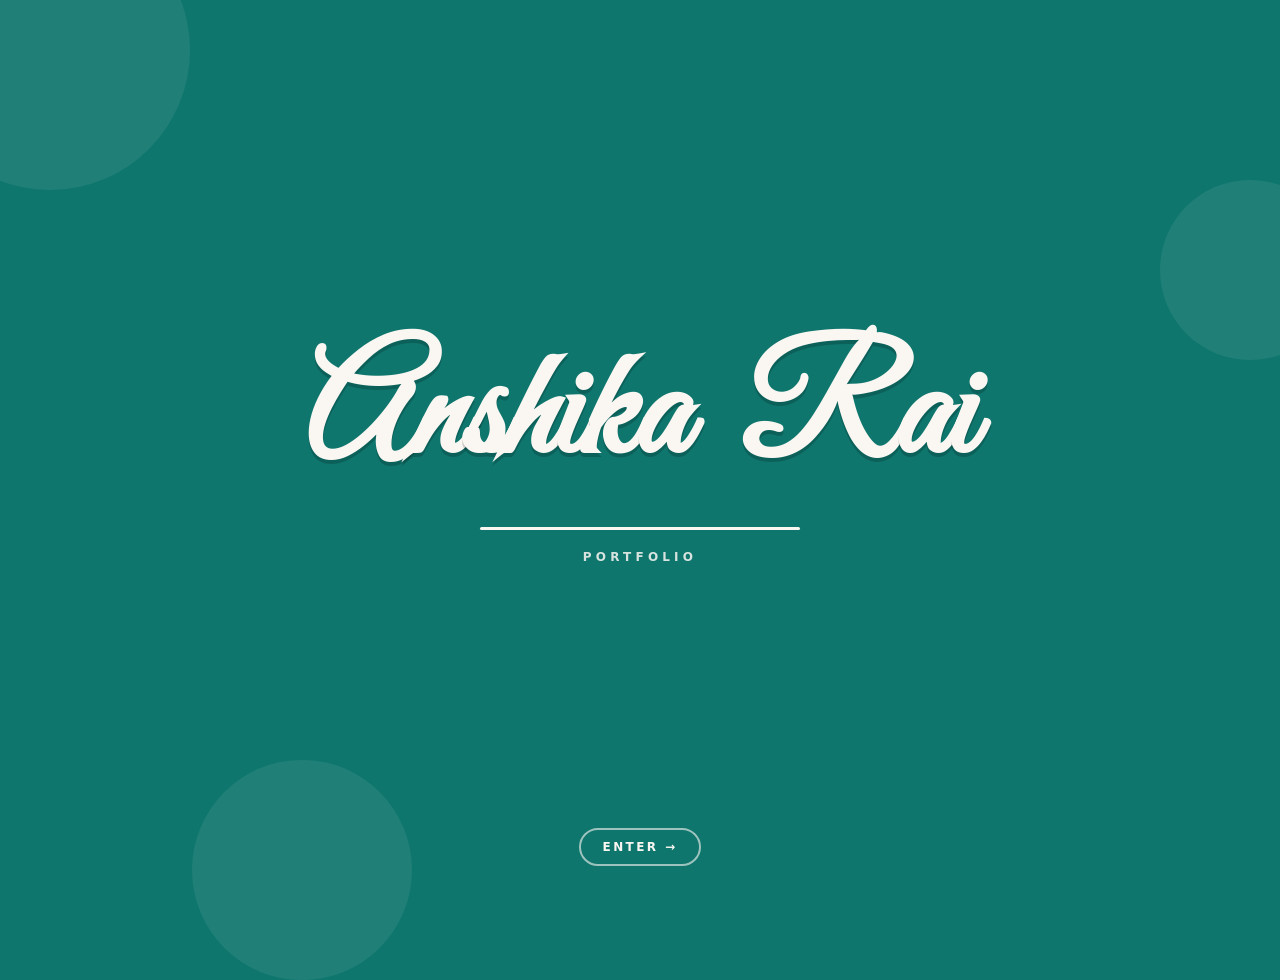
<file: index.html>
<!DOCTYPE html>
<html lang="en">
<head>
<meta charset="UTF-8">
<meta name="viewport" content="width=device-width, initial-scale=1.0">
<title>Anshika Rai</title>
<link rel="preconnect" href="https://fonts.googleapis.com">
<link rel="preconnect" href="https://fonts.gstatic.com" crossorigin>
<link href="https://fonts.googleapis.com/css2?family=Great+Vibes&display=swap" rel="stylesheet">
<style>
  :root{--teal:#0f766e;--teal-deep:#115e59;--offwhite:#faf7f2}
  *{margin:0;padding:0;box-sizing:border-box}
  html,body{height:100%}
  body{
    background:var(--teal);color:var(--offwhite);overflow:hidden;
    display:flex;flex-direction:column;align-items:center;justify-content:center;
    font-family:'Great Vibes',cursive;
  }
  .blob{position:absolute;border-radius:50%;background:rgba(255,255,255,.07)}
  .b1{width:280px;height:280px;top:-90px;left:-90px}
  .b2{width:180px;height:180px;top:20%;right:-60px}
  .b3{width:220px;height:220px;bottom:-80px;left:15%}
  .name{
    font-size:clamp(64px,14vw,150px);line-height:1.1;text-align:center;
    padding:0 20px;text-shadow:0 4px 0 rgba(0,0,0,.18);
  }
  .name span{display:inline-block;opacity:0;transform:translateY(40px) rotate(6deg) scale(.8);animation:rise .7s cubic-bezier(.2,.9,.3,1.2) forwards}
  .name span.space{width:.35em}
  @keyframes rise{to{opacity:1;transform:translateY(0) rotate(0) scale(1)}}
  .rule{
    width:0;height:3px;background:var(--offwhite);margin-top:26px;border-radius:2px;
    animation:grow .8s ease .9s forwards;
  }
  @keyframes grow{to{width:min(320px,60vw)}}
  .sub{
    font-family:system-ui,-apple-system,'Segoe UI',sans-serif;font-size:12px;font-weight:700;
    letter-spacing:.35em;text-transform:uppercase;margin-top:20px;opacity:0;
    animation:fade .6s ease 1.4s forwards;color:rgba(250,247,242,.85);
  }
  @keyframes fade{to{opacity:1}}
  .skip{
    position:absolute;bottom:34px;font-family:system-ui,-apple-system,'Segoe UI',sans-serif;
    font-size:12px;font-weight:700;letter-spacing:.2em;text-transform:uppercase;
    color:var(--offwhite);text-decoration:none;opacity:0;animation:fade .6s ease 1.6s forwards;
    border:2px solid rgba(250,247,242,.6);padding:10px 22px;border-radius:999px;
  }
  .skip:hover{background:var(--offwhite);color:var(--teal-deep)}
</style>
</head>
<body>
  <div class="blob b1"></div><div class="blob b2"></div><div class="blob b3"></div>
  <h1 class="name" id="name" aria-label="Anshika Rai"></h1>
  <div class="rule"></div>
  <div class="sub">Portfolio</div>
  <a class="skip" href="home.html">Enter →</a>
<script>
  const text = 'Anshika Rai';
  const el = document.getElementById('name');
  [...text].forEach((ch, i) => {
    const s = document.createElement('span');
    if (ch === ' ') { s.className = 'space'; s.innerHTML = '&nbsp;'; }
    else { s.textContent = ch; s.style.animationDelay = (0.12 + i * 0.07) + 's'; }
    el.appendChild(s);
  });
  const GO = 'home.html';
  // Returning visitors in this tab session skip the splash.
  if (sessionStorage.getItem('splashed')) { location.replace(GO); }
  else {
    sessionStorage.setItem('splashed', '1');
    setTimeout(() => location.replace(GO), 3000);
  }
</script>
</body>
</html>
</file>
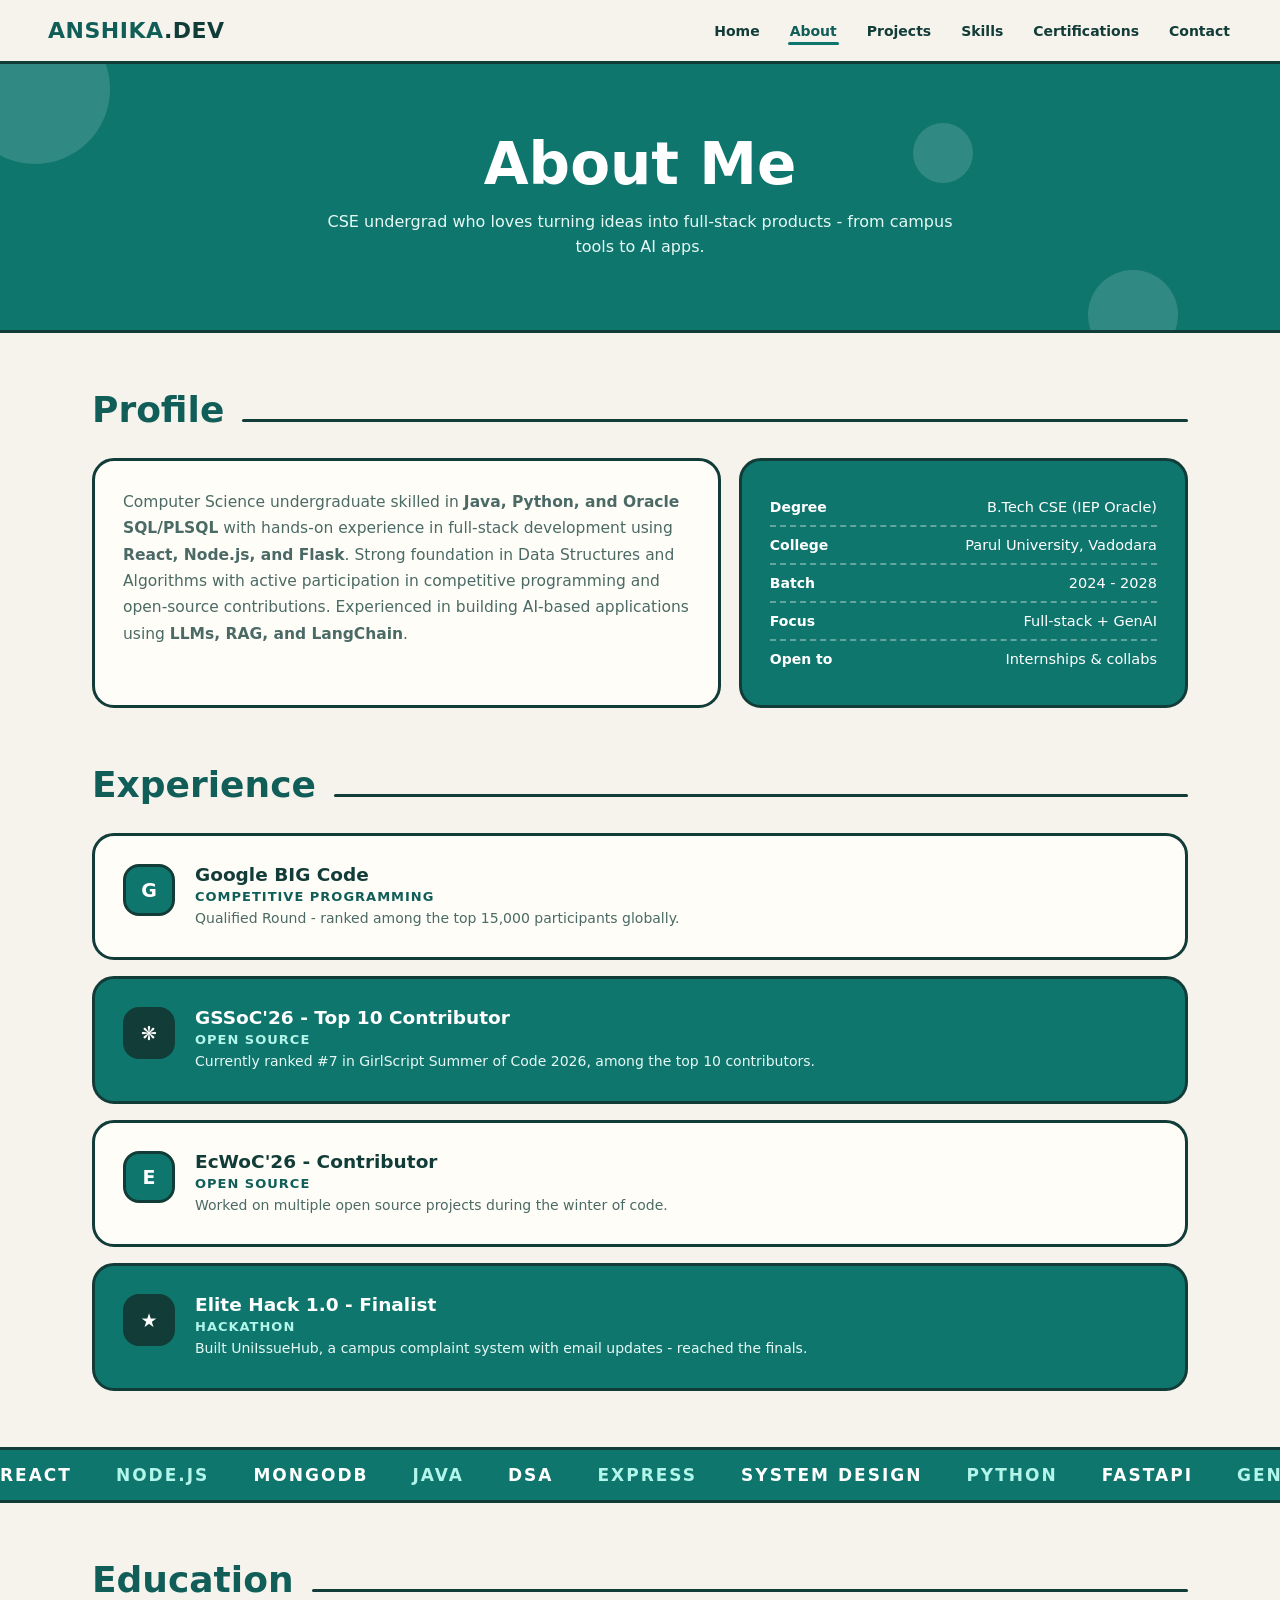
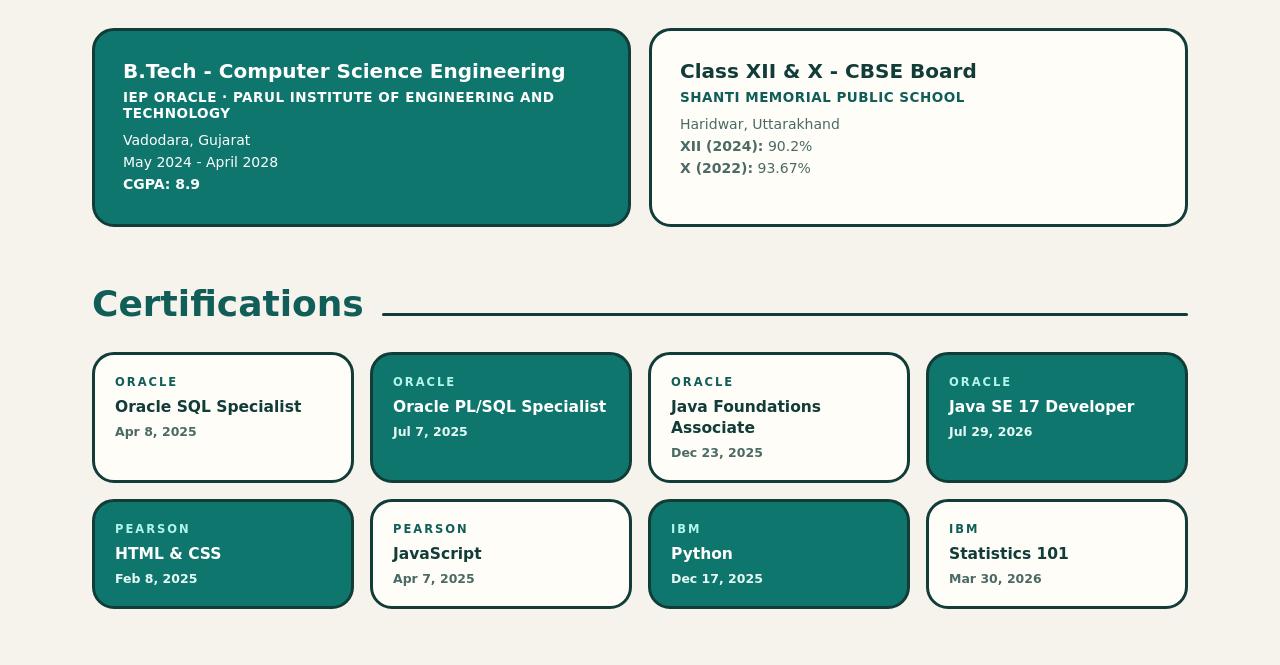
<file: about.html>
<!DOCTYPE html>
<html lang="en">
<head>
<meta charset="UTF-8">
<meta name="viewport" content="width=device-width, initial-scale=1.0">
<title>About - Anshika Rai</title>
<link rel="stylesheet" href="css/style.css">
</head>
<body>
<header class="topbar">
  <a class="brand" href="home.html">ANSHIKA<span>.DEV</span></a>
  <nav>
      <a href="home.html" data-p="index">Home</a>
      <a href="about.html" data-p="about">About</a>
      <a href="projects.html" data-p="projects">Projects</a>
      <a href="skills.html" data-p="skills">Skills</a>
      <a href="certifications.html" data-p="certifications">Certifications</a>
      <a href="contact.html" data-p="contact">Contact</a>
  </nav>
  <button class="burger" aria-label="Menu">☰</button>
</header>
<div class="mobile-nav">
      <a href="home.html" data-p="index">Home</a>
      <a href="about.html" data-p="about">About</a>
      <a href="projects.html" data-p="projects">Projects</a>
      <a href="skills.html" data-p="skills">Skills</a>
      <a href="certifications.html" data-p="certifications">Certifications</a>
      <a href="contact.html" data-p="contact">Contact</a>
</div>
<script>document.querySelectorAll('[data-p="about"]').forEach(a=>a.classList.add('active'))</script>
<section class="strip">
  <div class="blob b1"></div><div class="blob b2"></div><div class="blob b3"></div>
  <h1>About Me</h1>
  <p>CSE undergrad who loves turning ideas into full-stack products - from campus tools to AI apps.</p>
</section>
<section class="wrap">
  <div class="sec-head reveal"><h2>Profile</h2><div class="rule"></div></div>
  <div class="about-lead">
    <div class="tile reveal">
      <p>Computer Science undergraduate skilled in <b>Java, Python, and Oracle SQL/PLSQL</b> with hands-on experience in full-stack development using <b>React, Node.js, and Flask</b>. Strong foundation in Data Structures and Algorithms with active participation in competitive programming and open-source contributions. Experienced in building AI-based applications using <b>LLMs, RAG, and LangChain</b>.</p>
    </div>
    <div class="tile teal reveal">
      <div class="fact"><b>Degree</b><span>B.Tech CSE (IEP Oracle)</span></div>
      <div class="fact"><b>College</b><span>Parul University, Vadodara</span></div>
      <div class="fact"><b>Batch</b><span>2024 - 2028</span></div>
      <div class="fact"><b>Focus</b><span>Full-stack + GenAI</span></div>
      <div class="fact"><b>Open to</b><span>Internships &amp; collabs</span></div>
    </div>
  </div>
</section>
<section class="wrap" style="padding-top:0">
  <div class="sec-head reveal"><h2>Experience</h2><div class="rule"></div></div>
  <div class="xp">
    <div class="tile reveal xp-row"><div class="badge">G</div><div><h3>Google BIG Code</h3><div class="org">COMPETITIVE PROGRAMMING</div><p>Qualified Round - ranked among the top 15,000 participants globally.</p></div></div>
    <div class="tile teal reveal xp-row alt"><div class="badge">❋</div><div><h3>GSSoC'26 - Top 10 Contributor</h3><div class="org">OPEN SOURCE</div><p>Currently ranked #7 in GirlScript Summer of Code 2026, among the top 10 contributors.</p></div></div>
    <div class="tile reveal xp-row"><div class="badge">E</div><div><h3>EcWoC'26 - Contributor</h3><div class="org">OPEN SOURCE</div><p>Worked on multiple open source projects during the winter of code.</p></div></div>
    <div class="tile teal reveal xp-row alt"><div class="badge">★</div><div><h3>Elite Hack 1.0 - Finalist</h3><div class="org">HACKATHON</div><p>Built UniIssueHub, a campus complaint system with email updates - reached the finals.</p></div></div>
  </div>
</section>
<div class="marquee-band"><div class="marquee">
<span>REACT</span><span>NODE.JS</span><span>MONGODB</span><span>JAVA</span><span>DSA</span><span>EXPRESS</span><span>SYSTEM DESIGN</span><span>PYTHON</span><span>FASTAPI</span><span>GENAI</span><span>ORACLE SQL</span><span>LANGCHAIN</span>
<span>REACT</span><span>NODE.JS</span><span>MONGODB</span><span>JAVA</span><span>DSA</span><span>EXPRESS</span><span>SYSTEM DESIGN</span><span>PYTHON</span><span>FASTAPI</span><span>GENAI</span><span>ORACLE SQL</span><span>LANGCHAIN</span>
</div></div>
<section class="wrap">
  <div class="sec-head reveal"><h2>Education</h2><div class="rule"></div></div>
  <div class="edu-grid">
    <div class="tile teal reveal">
      <h3>B.Tech - Computer Science Engineering</h3>
      <div class="where">IEP ORACLE &middot; PARUL INSTITUTE OF ENGINEERING AND TECHNOLOGY</div>
      <div class="meta">Vadodara, Gujarat<br>May 2024 - April 2028<br><b>CGPA: 8.9</b></div>
    </div>
    <div class="tile reveal">
      <h3>Class XII &amp; X - CBSE Board</h3>
      <div class="where" style="color:var(--teal-deep)">SHANTI MEMORIAL PUBLIC SCHOOL</div>
      <div class="meta" style="color:var(--muted)">Haridwar, Uttarakhand<br><b>XII (2024):</b> 90.2%<br><b>X (2022):</b> 93.67%</div>
    </div>
  </div>
</section>
<section class="wrap" style="padding-top:0">
  <div class="sec-head reveal"><h2>Certifications</h2><div class="rule"></div></div>
  <div class="cert-grid" data-stagger>
    <div class="tile cert"><div class="issuer">ORACLE</div><h4>Oracle SQL Specialist</h4><div class="date">Apr 8, 2025</div></div>
    <div class="tile cert teal"><div class="issuer">ORACLE</div><h4>Oracle PL/SQL Specialist</h4><div class="date">Jul 7, 2025</div></div>
    <div class="tile cert"><div class="issuer">ORACLE</div><h4>Java Foundations Associate</h4><div class="date">Dec 23, 2025</div></div>
    <div class="tile cert teal"><div class="issuer">ORACLE</div><h4>Java SE 17 Developer</h4><div class="date">Jul 29, 2026</div></div>
    <div class="tile cert teal"><div class="issuer">PEARSON</div><h4>HTML &amp; CSS</h4><div class="date">Feb 8, 2025</div></div>
    <div class="tile cert"><div class="issuer">PEARSON</div><h4>JavaScript</h4><div class="date">Apr 7, 2025</div></div>
    <div class="tile cert teal"><div class="issuer">IBM</div><h4>Python</h4><div class="date">Dec 17, 2025</div></div>
    <div class="tile cert"><div class="issuer">IBM</div><h4>Statistics 101</h4><div class="date">Mar 30, 2026</div></div>
  </div>
</section>
<script src="js/main.js"></script>
</body>
</html>
</file>
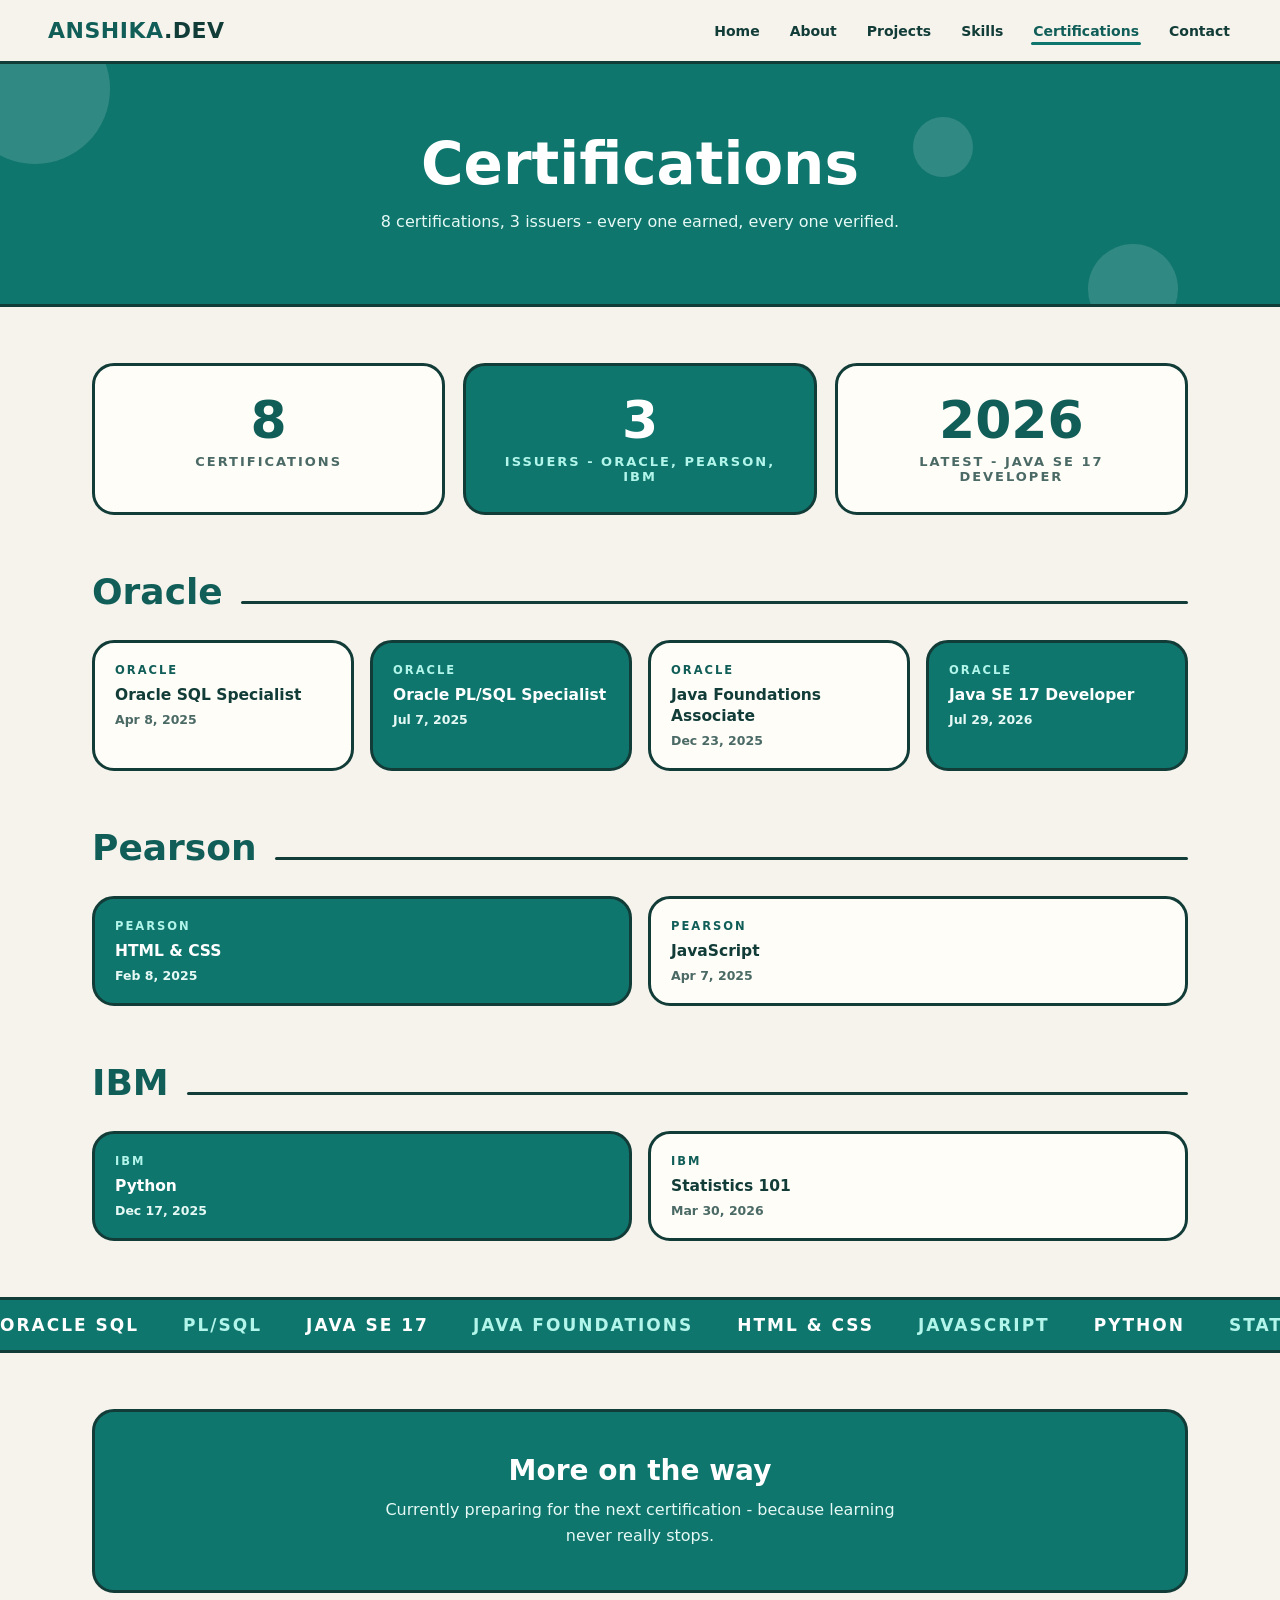
<file: certifications.html>
<!DOCTYPE html>
<html lang="en">
<head>
<meta charset="UTF-8">
<meta name="viewport" content="width=device-width, initial-scale=1.0">
<title>Certifications - Anshika Rai</title>
<link rel="stylesheet" href="css/style.css">
</head>
<body>
<header class="topbar">
  <a class="brand" href="home.html">ANSHIKA<span>.DEV</span></a>
  <nav>
      <a href="home.html" data-p="index">Home</a>
      <a href="about.html" data-p="about">About</a>
      <a href="projects.html" data-p="projects">Projects</a>
      <a href="skills.html" data-p="skills">Skills</a>
      <a href="certifications.html" data-p="certifications">Certifications</a>
      <a href="contact.html" data-p="contact">Contact</a>
  </nav>
  <button class="burger" aria-label="Menu">☰</button>
</header>
<div class="mobile-nav">
      <a href="home.html" data-p="index">Home</a>
      <a href="about.html" data-p="about">About</a>
      <a href="projects.html" data-p="projects">Projects</a>
      <a href="skills.html" data-p="skills">Skills</a>
      <a href="certifications.html" data-p="certifications">Certifications</a>
      <a href="contact.html" data-p="contact">Contact</a>
</div>
<script>document.querySelectorAll('[data-p="certifications"]').forEach(a=>a.classList.add('active'))</script>
<section class="strip">
  <div class="blob b1"></div><div class="blob b2"></div><div class="blob b3"></div>
  <h1>Certifications</h1>
  <p>8 certifications, 3 issuers - every one earned, every one verified.</p>
</section>
<section class="wrap">
  <div class="grid3" data-stagger>
    <div class="tile" style="text-align:center"><div class="big" style="font-size:52px;font-weight:900;color:var(--teal-deep);line-height:1">8</div><div class="lbl" style="font-weight:800;font-size:13px;letter-spacing:2px;color:var(--muted);margin-top:8px">CERTIFICATIONS</div></div>
    <div class="tile teal" style="text-align:center"><div class="big" style="font-size:52px;font-weight:900;line-height:1">3</div><div class="lbl" style="font-weight:800;font-size:13px;letter-spacing:2px;color:var(--teal-soft);margin-top:8px">ISSUERS - ORACLE, PEARSON, IBM</div></div>
    <div class="tile" style="text-align:center"><div class="big" style="font-size:52px;font-weight:900;color:var(--teal-deep);line-height:1">2026</div><div class="lbl" style="font-weight:800;font-size:13px;letter-spacing:2px;color:var(--muted);margin-top:8px">LATEST - JAVA SE 17 DEVELOPER</div></div>
  </div>
</section>
<section class="wrap" style="padding-top:0">
  <div class="sec-head reveal"><h2>Oracle</h2><div class="rule"></div></div>
  <div class="cert-grid" data-stagger>
    <div class="tile cert"><div class="issuer">ORACLE</div><h4>Oracle SQL Specialist</h4><div class="date">Apr 8, 2025</div></div>
    <div class="tile cert teal"><div class="issuer">ORACLE</div><h4>Oracle PL/SQL Specialist</h4><div class="date">Jul 7, 2025</div></div>
    <div class="tile cert"><div class="issuer">ORACLE</div><h4>Java Foundations Associate</h4><div class="date">Dec 23, 2025</div></div>
    <div class="tile cert teal"><div class="issuer">ORACLE</div><h4>Java SE 17 Developer</h4><div class="date">Jul 29, 2026</div></div>
  </div>
</section>
<section class="wrap" style="padding-top:0">
  <div class="sec-head reveal"><h2>Pearson</h2><div class="rule"></div></div>
  <div class="cert-grid" data-stagger style="grid-template-columns:repeat(2,1fr)">
    <div class="tile cert teal"><div class="issuer">PEARSON</div><h4>HTML &amp; CSS</h4><div class="date">Feb 8, 2025</div></div>
    <div class="tile cert"><div class="issuer">PEARSON</div><h4>JavaScript</h4><div class="date">Apr 7, 2025</div></div>
  </div>
</section>
<section class="wrap" style="padding-top:0">
  <div class="sec-head reveal"><h2>IBM</h2><div class="rule"></div></div>
  <div class="cert-grid" data-stagger style="grid-template-columns:repeat(2,1fr)">
    <div class="tile cert teal"><div class="issuer">IBM</div><h4>Python</h4><div class="date">Dec 17, 2025</div></div>
    <div class="tile cert"><div class="issuer">IBM</div><h4>Statistics 101</h4><div class="date">Mar 30, 2026</div></div>
  </div>
</section>
<div class="marquee-band"><div class="marquee">
<span>ORACLE SQL</span><span>PL/SQL</span><span>JAVA SE 17</span><span>JAVA FOUNDATIONS</span><span>HTML &amp; CSS</span><span>JAVASCRIPT</span><span>PYTHON</span><span>STATISTICS 101</span>
<span>ORACLE SQL</span><span>PL/SQL</span><span>JAVA SE 17</span><span>JAVA FOUNDATIONS</span><span>HTML &amp; CSS</span><span>JAVASCRIPT</span><span>PYTHON</span><span>STATISTICS 101</span>
</div></div>
<section class="wrap">
  <div class="tile teal reveal" style="text-align:center;padding:42px 28px">
    <h2 style="font-size:clamp(20px,3vw,28px);font-weight:900">More on the way</h2>
    <p style="color:var(--teal-mist);margin:10px auto 0;max-width:520px;line-height:1.6">Currently preparing for the next certification - because learning never really stops.</p>
  </div>
</section>
<script src="js/main.js"></script>
</body>
</html>
</file>
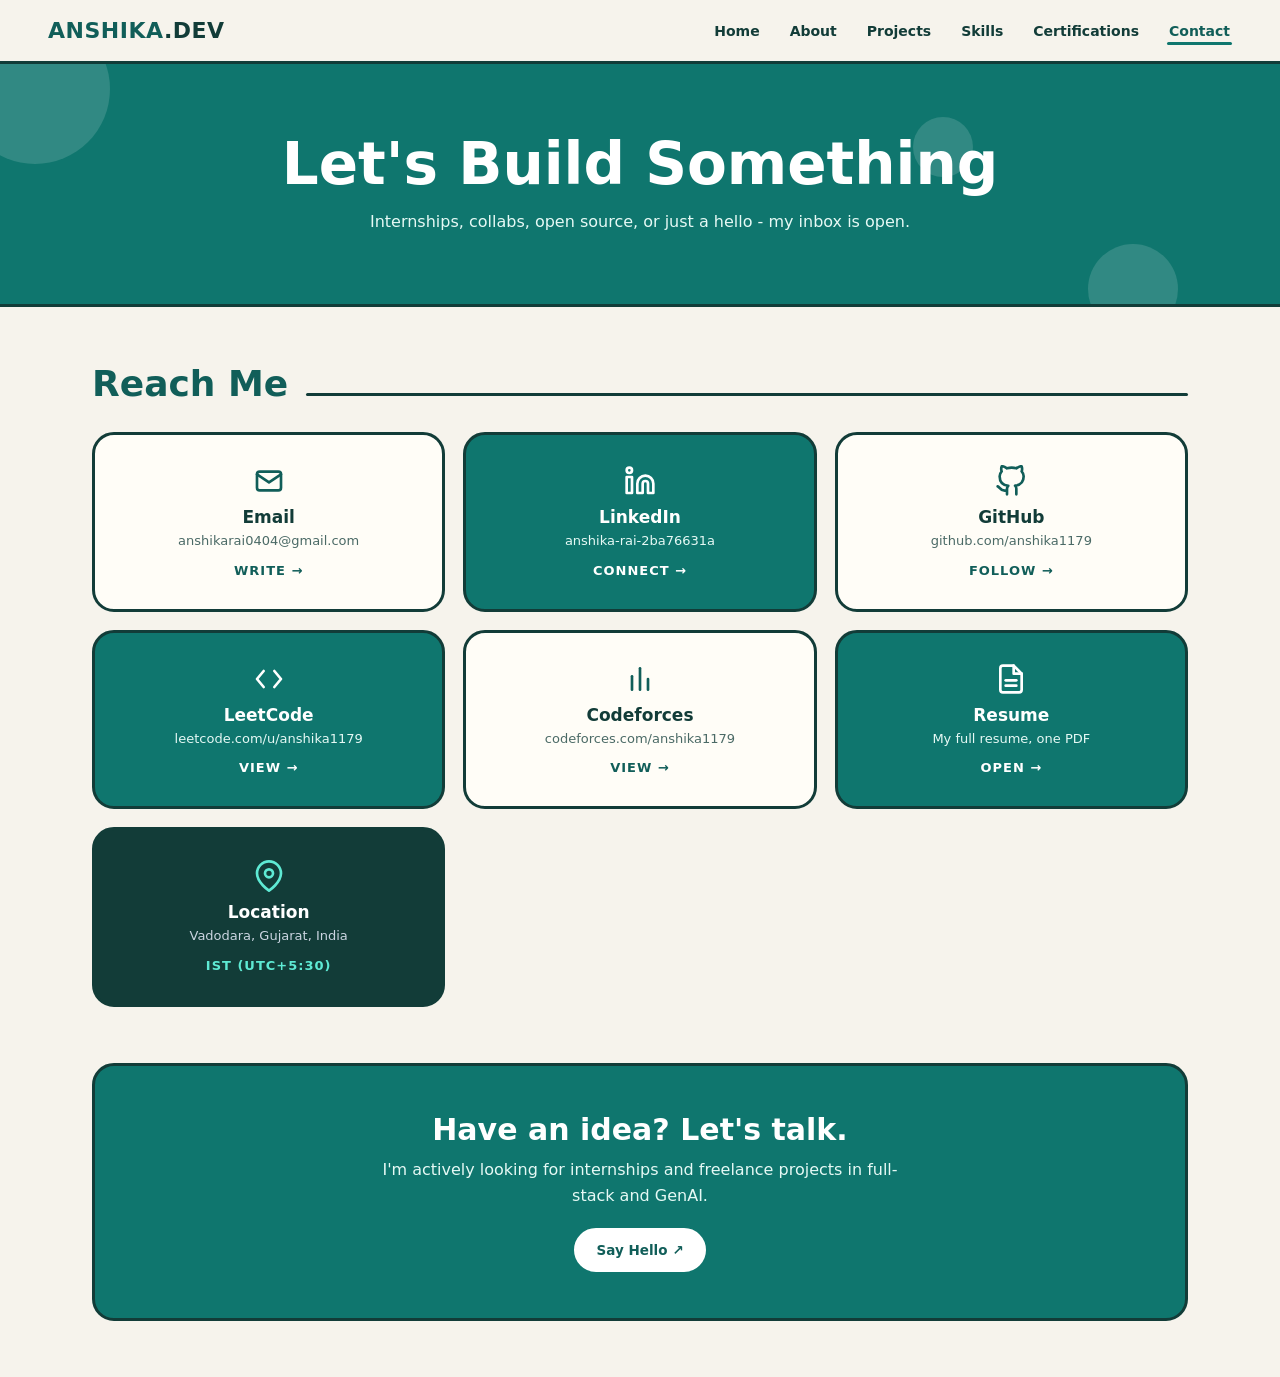
<file: contact.html>
<!DOCTYPE html>
<html lang="en">
<head>
<meta charset="UTF-8">
<meta name="viewport" content="width=device-width, initial-scale=1.0">
<title>Contact - Anshika Rai</title>
<link rel="stylesheet" href="css/style.css">
</head>
<body>
<header class="topbar">
  <a class="brand" href="home.html">ANSHIKA<span>.DEV</span></a>
  <nav>
      <a href="home.html" data-p="index">Home</a>
      <a href="about.html" data-p="about">About</a>
      <a href="projects.html" data-p="projects">Projects</a>
      <a href="skills.html" data-p="skills">Skills</a>
      <a href="certifications.html" data-p="certifications">Certifications</a>
      <a href="contact.html" data-p="contact">Contact</a>
  </nav>
  <button class="burger" aria-label="Menu">☰</button>
</header>
<div class="mobile-nav">
      <a href="home.html" data-p="index">Home</a>
      <a href="about.html" data-p="about">About</a>
      <a href="projects.html" data-p="projects">Projects</a>
      <a href="skills.html" data-p="skills">Skills</a>
      <a href="certifications.html" data-p="certifications">Certifications</a>
      <a href="contact.html" data-p="contact">Contact</a>
</div>
<script>document.querySelectorAll('[data-p="contact"]').forEach(a=>a.classList.add('active'))</script>
<section class="strip">
  <div class="blob b1"></div><div class="blob b2"></div><div class="blob b3"></div>
  <h1>Let's Build Something</h1>
  <p>Internships, collabs, open source, or just a hello - my inbox is open.</p>
</section>
<section class="wrap">
  <div class="sec-head reveal"><h2>Reach Me</h2><div class="rule"></div></div>
  <div class="contact-grid" data-stagger>
    <a class="tile c-card" href="mailto:anshikarai0404@gmail.com"><div class="ic"><svg viewBox="0 0 24 24"><rect x="3" y="5" width="18" height="14" rx="2"/><polyline points="3 7 12 13 21 7"/></svg></div><h3>Email</h3><p>anshikarai0404@gmail.com</p><span class="go">WRITE &rarr;</span></a>
    <a class="tile c-card teal" href="https://www.linkedin.com/in/anshika-rai-2ba76631a" target="_blank" rel="noopener"><div class="ic"><svg viewBox="0 0 24 24"><path d="M16 8a6 6 0 0 1 6 6v7h-4v-7a2 2 0 0 0-2-2 2 2 0 0 0-2 2v7h-4v-7a6 6 0 0 1 6-6z"/><rect x="2" y="9" width="4" height="12"/><circle cx="4" cy="4" r="2"/></svg></div><h3>LinkedIn</h3><p>anshika-rai-2ba76631a</p><span class="go">CONNECT &rarr;</span></a>
    <a class="tile c-card" href="https://github.com/anshika1179" target="_blank" rel="noopener"><div class="ic"><svg viewBox="0 0 24 24"><path d="M9 19c-5 1.5-5-2.5-7-3m14 6v-3.87a3.37 3.37 0 0 0-.94-2.61c3.14-.35 6.44-1.54 6.44-7A5.44 5.44 0 0 0 20 4.77 5.07 5.07 0 0 0 19.91 1S18.73.65 16 2.48a13.38 13.38 0 0 0-7 0C6.27.65 5.09 1 5.09 1A5.07 5.07 0 0 0 5 4.77a5.44 5.44 0 0 0-1.5 3.78c0 5.42 3.3 6.61 6.44 7A3.37 3.37 0 0 0 9 18.13V22"/></svg></div><h3>GitHub</h3><p>github.com/anshika1179</p><span class="go">FOLLOW &rarr;</span></a>
    <a class="tile c-card teal" href="https://leetcode.com/u/anshika1179" target="_blank" rel="noopener"><div class="ic"><svg viewBox="0 0 24 24"><polyline points="8 6 3 12 8 18"/><polyline points="16 6 21 12 16 18"/></svg></div><h3>LeetCode</h3><p>leetcode.com/u/anshika1179</p><span class="go">VIEW &rarr;</span></a>
    <a class="tile c-card" href="https://codeforces.com/profile/anshika1179" target="_blank" rel="noopener"><div class="ic"><svg viewBox="0 0 24 24"><path d="M6 20V10"/><path d="M12 20V4"/><path d="M18 20v-8"/></svg></div><h3>Codeforces</h3><p>codeforces.com/anshika1179</p><span class="go">VIEW &rarr;</span></a>
    <a class="tile c-card teal" href="resume.pdf" target="_blank" rel="noopener"><div class="ic"><svg viewBox="0 0 24 24"><path d="M14 2H6a2 2 0 0 0-2 2v16a2 2 0 0 0 2 2h12a2 2 0 0 0 2-2V8z"/><polyline points="14 2 14 8 20 8"/><line x1="8" y1="13" x2="16" y2="13"/><line x1="8" y1="17" x2="16" y2="17"/></svg></div><h3>Resume</h3><p>My full resume, one PDF</p><span class="go">OPEN &rarr;</span></a>
    <div class="tile c-card dark" style="cursor:default"><div class="ic"><svg viewBox="0 0 24 24"><path d="M21 10c0 7-9 13-9 13s-9-6-9-13a9 9 0 0 1 18 0z"/><circle cx="12" cy="10" r="3"/></svg></div><h3 style="color:#fff">Location</h3><p style="color:#cbd5e1">Vadodara, Gujarat, India</p><span class="go" style="color:#5eead4">IST (UTC+5:30)</span></div>
  </div>
</section>
<section class="wrap" style="padding-top:0">
  <div class="tile teal reveal" style="text-align:center;padding:46px 28px">
    <h2 style="font-size:clamp(22px,3vw,30px);font-weight:900">Have an idea? Let's talk.</h2>
    <p style="color:var(--teal-mist);margin:10px auto 20px;max-width:520px;line-height:1.6">I'm actively looking for internships and freelance projects in full-stack and GenAI.</p>
    <a class="btn" style="background:#fff;color:var(--teal-deep);border-color:#fff" href="mailto:anshikarai0404@gmail.com">Say Hello ↗</a>
  </div>
</section>
<script src="js/main.js"></script>
</body>
</html>
</file>
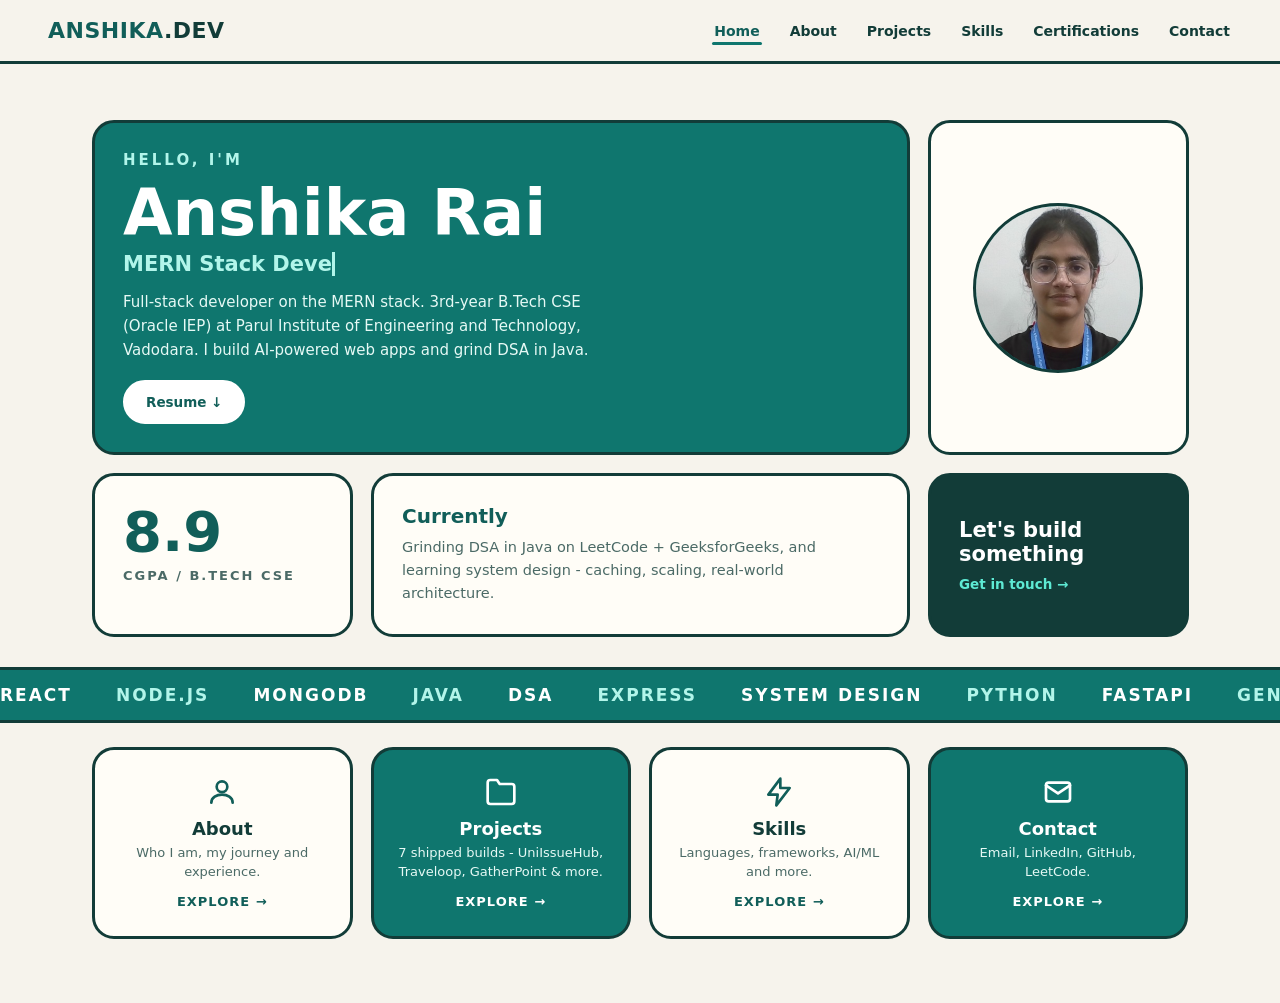
<file: home.html>
<!DOCTYPE html>
<html lang="en">
<head>
<meta charset="UTF-8">
<meta name="viewport" content="width=device-width, initial-scale=1.0">
<title>Anshika Rai - Full-Stack Developer</title>
<link rel="stylesheet" href="css/style.css">
</head>
<body>
<header class="topbar">
  <a class="brand" href="home.html">ANSHIKA<span>.DEV</span></a>
  <nav>
      <a href="home.html" data-p="index">Home</a>
      <a href="about.html" data-p="about">About</a>
      <a href="projects.html" data-p="projects">Projects</a>
      <a href="skills.html" data-p="skills">Skills</a>
      <a href="certifications.html" data-p="certifications">Certifications</a>
      <a href="contact.html" data-p="contact">Contact</a>
  </nav>
  <button class="burger" aria-label="Menu">☰</button>
</header>
<div class="mobile-nav">
      <a href="home.html" data-p="index">Home</a>
      <a href="about.html" data-p="about">About</a>
      <a href="projects.html" data-p="projects">Projects</a>
      <a href="skills.html" data-p="skills">Skills</a>
      <a href="certifications.html" data-p="certifications">Certifications</a>
      <a href="contact.html" data-p="contact">Contact</a>
</div>
<script>document.querySelectorAll('[data-p="index"]').forEach(a=>a.classList.add('active'))</script>
<main class="bento">
  <div class="tile t-name">
    <div class="hello">HELLO, I'M</div>
    <h1>Anshika Rai</h1>
    <div class="typing"><span class="txt"></span><span class="cursor">|</span></div>
    <p>Full-stack developer on the MERN stack. 3rd-year B.Tech CSE (Oracle IEP) at Parul Institute of Engineering and Technology, Vadodara. I build AI-powered web apps and grind DSA in Java.</p>
    <a class="btn" style="background:#fff;color:var(--teal-deep);border-color:#fff;margin-top:18px" href="resume.pdf" target="_blank" rel="noopener">Resume ↓</a>
  </div>
  <div class="tile t-photo"><img class="avatar" src="profile.jpg" alt="Anshika Rai"></div>
  <div class="tile t-cgpa"><div class="big">8.9</div><div class="lbl">CGPA / B.TECH CSE</div></div>
  <div class="tile t-edu"><h3>Currently</h3><p>Grinding DSA in Java on LeetCode + GeeksforGeeks, and learning system design - caching, scaling, real-world architecture.</p></div>
  <div class="tile t-cta"><h3>Let's build something</h3><a href="contact.html">Get in touch &rarr;</a></div>
</main>
<div class="marquee-band"><div class="marquee">
<span>REACT</span><span>NODE.JS</span><span>MONGODB</span><span>JAVA</span><span>DSA</span><span>EXPRESS</span><span>SYSTEM DESIGN</span><span>PYTHON</span><span>FASTAPI</span><span>GENAI</span><span>ORACLE SQL</span><span>LANGCHAIN</span>
<span>REACT</span><span>NODE.JS</span><span>MONGODB</span><span>JAVA</span><span>DSA</span><span>EXPRESS</span><span>SYSTEM DESIGN</span><span>PYTHON</span><span>FASTAPI</span><span>GENAI</span><span>ORACLE SQL</span><span>LANGCHAIN</span>
</div></div>
<section class="explore" data-stagger>
  <a class="tile x-card" href="about.html"><div class="ic"><svg viewBox="0 0 24 24"><circle cx="12" cy="8" r="4"/><path d="M4 20c0-4 4-6 8-6s8 2 8 6"/></svg></div><h3>About</h3><p>Who I am, my journey and experience.</p><span class="go">EXPLORE &rarr;</span></a>
  <a class="tile x-card teal" href="projects.html"><div class="ic"><svg viewBox="0 0 24 24"><path d="M22 19a2 2 0 0 1-2 2H4a2 2 0 0 1-2-2V5a2 2 0 0 1 2-2h5l2 3h9a2 2 0 0 1 2 2z"/></svg></div><h3>Projects</h3><p>7 shipped builds - UniIssueHub, Traveloop, GatherPoint &amp; more.</p><span class="go">EXPLORE &rarr;</span></a>
  <a class="tile x-card" href="skills.html"><div class="ic"><svg viewBox="0 0 24 24"><polygon points="13 2 4 14 11 14 10 22 20 9 13 9 13 2"/></svg></div><h3>Skills</h3><p>Languages, frameworks, AI/ML and more.</p><span class="go">EXPLORE &rarr;</span></a>
  <a class="tile x-card teal" href="contact.html"><div class="ic"><svg viewBox="0 0 24 24"><rect x="3" y="5" width="18" height="14" rx="2"/><polyline points="3 7 12 13 21 7"/></svg></div><h3>Contact</h3><p>Email, LinkedIn, GitHub, LeetCode.</p><span class="go">EXPLORE &rarr;</span></a>
</section>
<script src="js/main.js"></script>
</body>
</html>
</file>
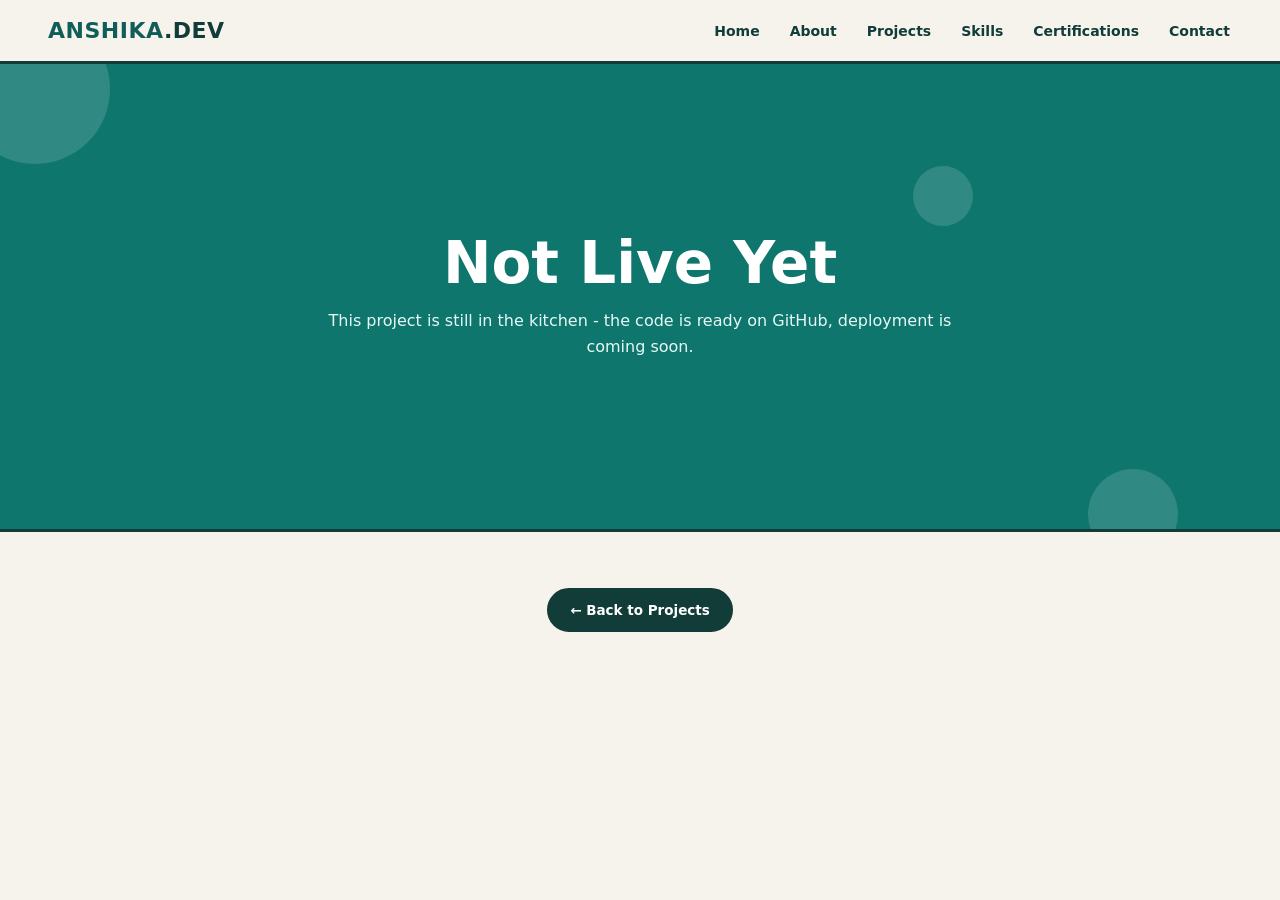
<file: not-live.html>
<!DOCTYPE html>
<html lang="en">
<head>
<meta charset="UTF-8">
<meta name="viewport" content="width=device-width, initial-scale=1.0">
<title>Not Live Yet - Anshika Rai</title>
<link rel="stylesheet" href="css/style.css">
</head>
<body>
<header class="topbar">
  <a class="brand" href="home.html">ANSHIKA<span>.DEV</span></a>
  <nav>
      <a href="home.html" data-p="index">Home</a>
      <a href="about.html" data-p="about">About</a>
      <a href="projects.html" data-p="projects">Projects</a>
      <a href="skills.html" data-p="skills">Skills</a>
      <a href="certifications.html" data-p="certifications">Certifications</a>
      <a href="contact.html" data-p="contact">Contact</a>
  </nav>
  <button class="burger" aria-label="Menu">☰</button>
</header>
<div class="mobile-nav">
      <a href="home.html" data-p="index">Home</a>
      <a href="about.html" data-p="about">About</a>
      <a href="projects.html" data-p="projects">Projects</a>
      <a href="skills.html" data-p="skills">Skills</a>
      <a href="certifications.html" data-p="certifications">Certifications</a>
      <a href="contact.html" data-p="contact">Contact</a>
</div>
<section class="strip" style="min-height:52vh;display:flex;flex-direction:column;justify-content:center">
  <div class="blob b1"></div><div class="blob b2"></div><div class="blob b3"></div>
  <h1>Not Live Yet</h1>
  <p>This project is still in the kitchen - the code is ready on GitHub, deployment is coming soon.</p>
</section>
<section class="wrap" style="text-align:center">
  <a class="btn reveal in" href="projects.html">&larr; Back to Projects</a>
</section>
<script src="js/main.js"></script>
</body>
</html>
</file>
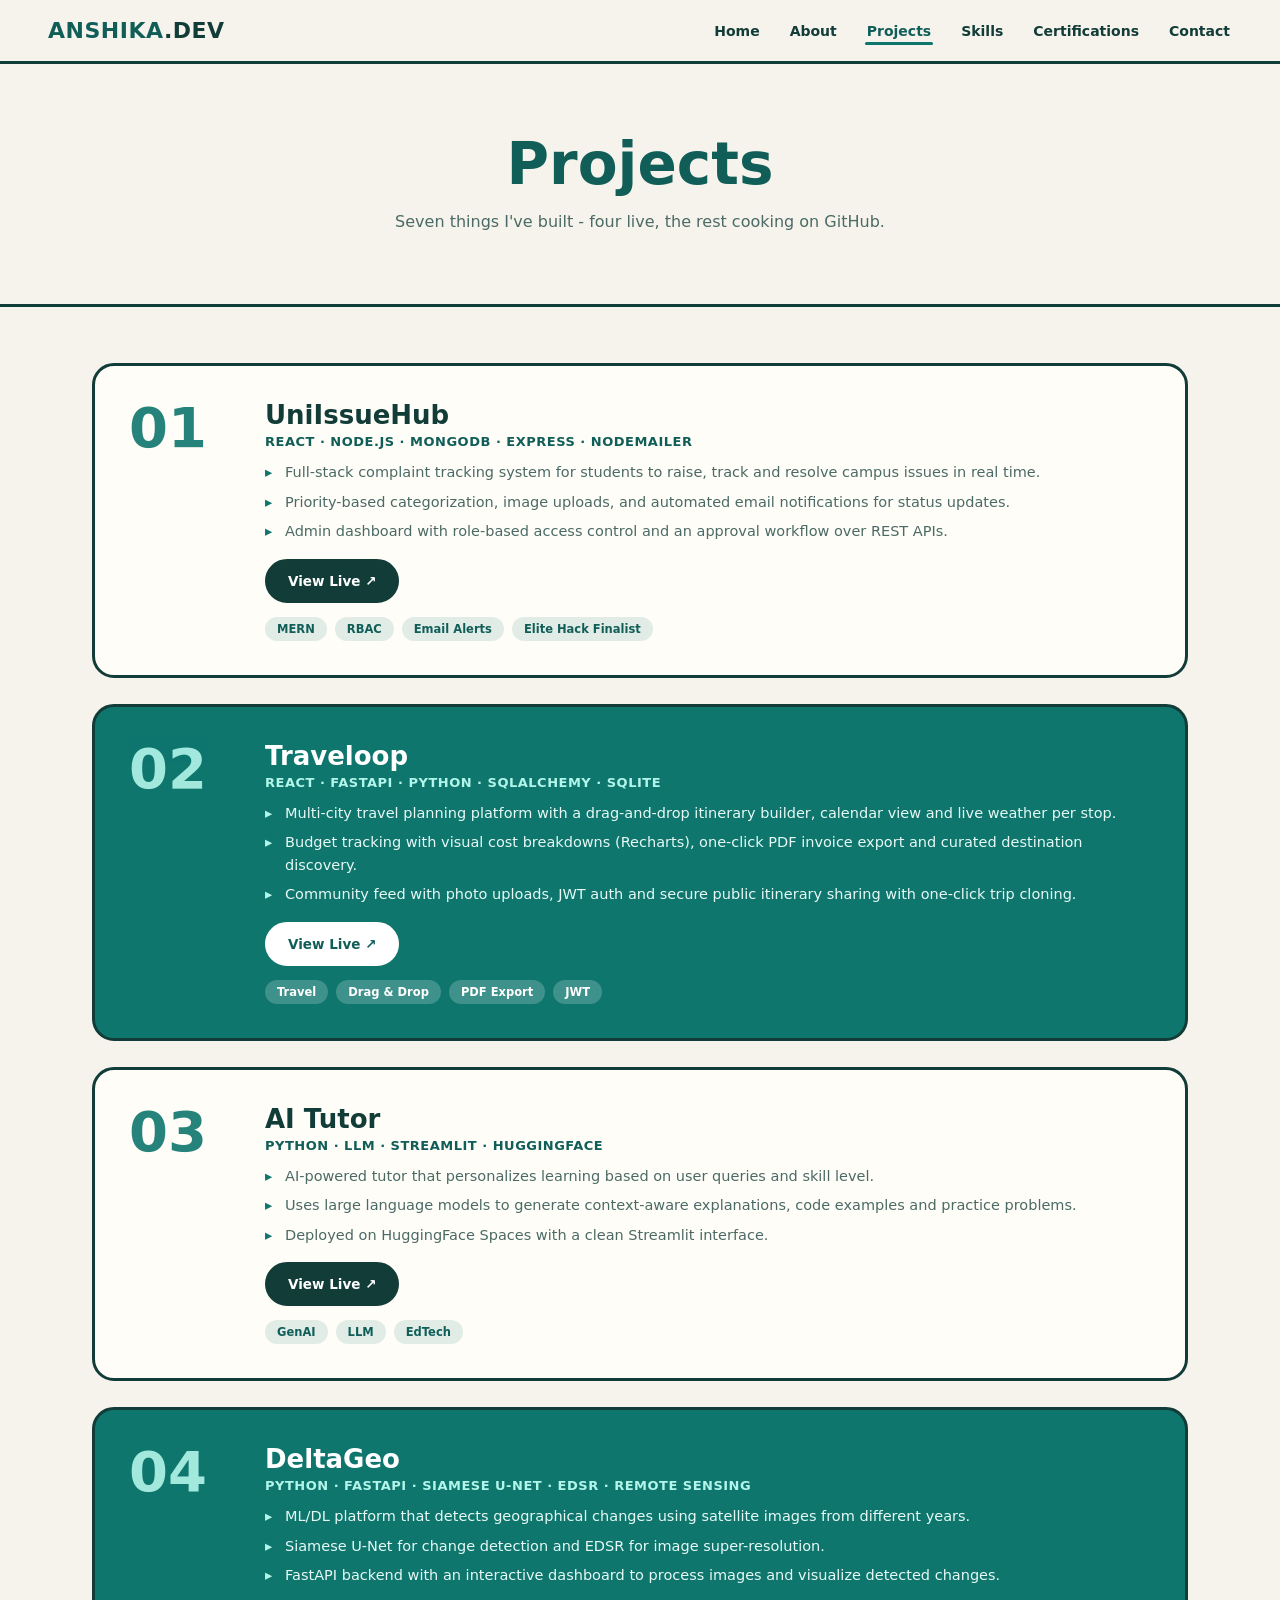
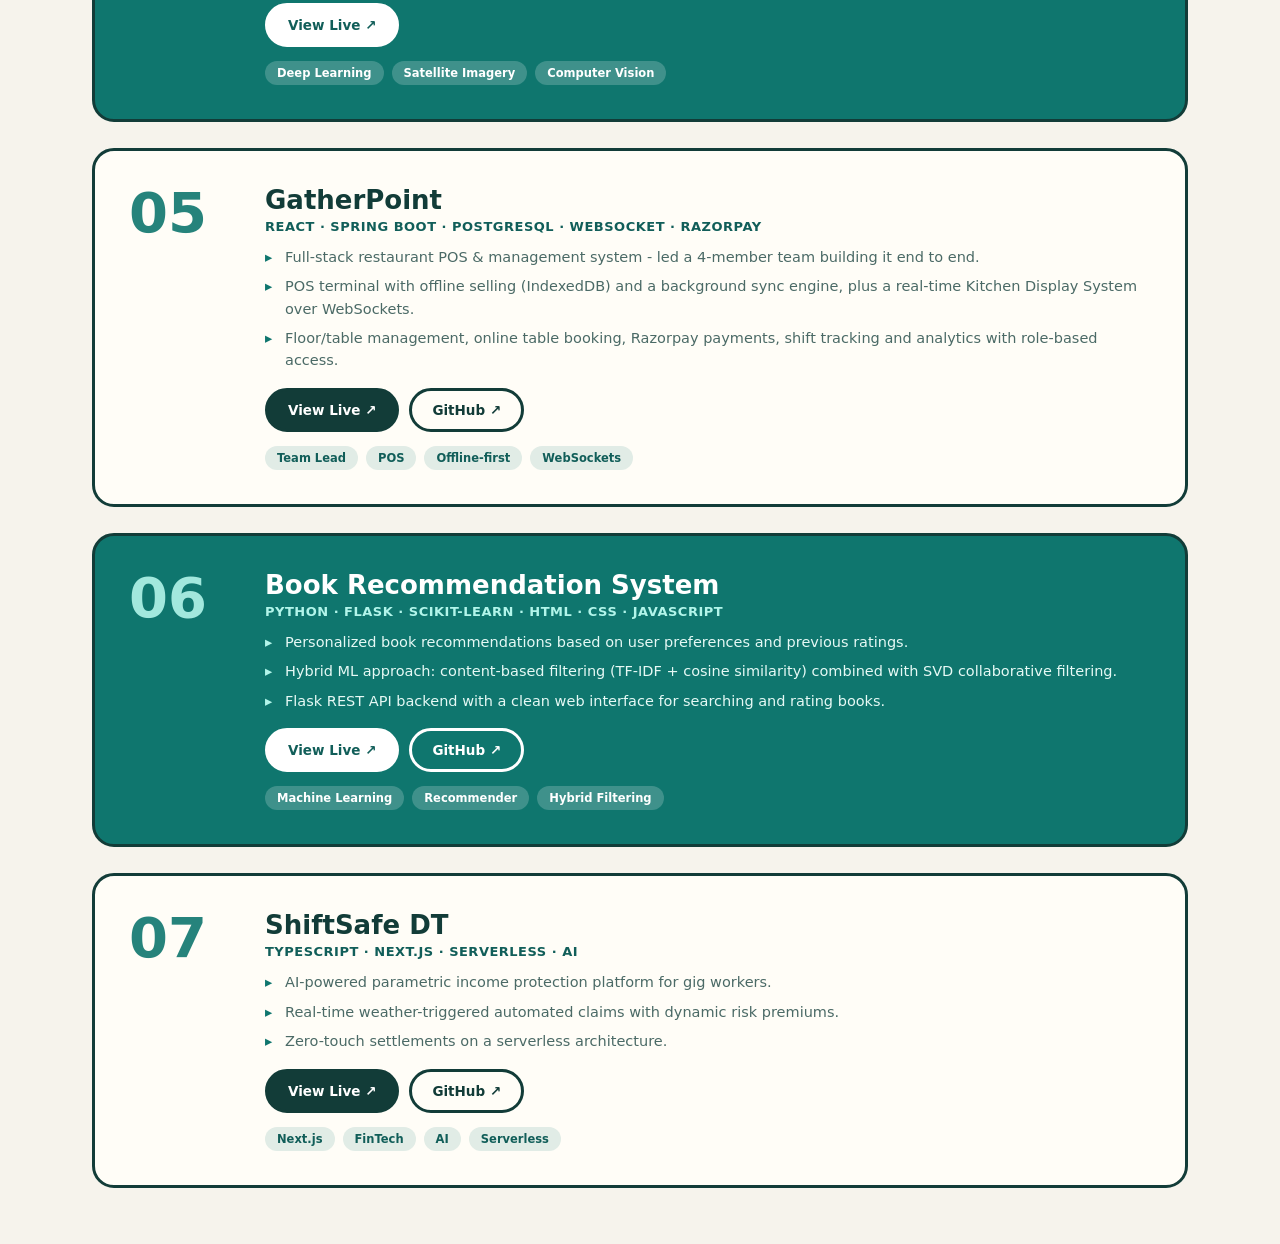
<file: projects.html>
<!DOCTYPE html>
<html lang="en">
<head>
<meta charset="UTF-8">
<meta name="viewport" content="width=device-width, initial-scale=1.0">
<title>Projects - Anshika Rai</title>
<link rel="stylesheet" href="css/style.css">
</head>
<body>
<header class="topbar">
  <a class="brand" href="home.html">ANSHIKA<span>.DEV</span></a>
  <nav>
      <a href="home.html" data-p="index">Home</a>
      <a href="about.html" data-p="about">About</a>
      <a href="projects.html" data-p="projects">Projects</a>
      <a href="skills.html" data-p="skills">Skills</a>
      <a href="certifications.html" data-p="certifications">Certifications</a>
      <a href="contact.html" data-p="contact">Contact</a>
  </nav>
  <button class="burger" aria-label="Menu">☰</button>
</header>
<div class="mobile-nav">
      <a href="home.html" data-p="index">Home</a>
      <a href="about.html" data-p="about">About</a>
      <a href="projects.html" data-p="projects">Projects</a>
      <a href="skills.html" data-p="skills">Skills</a>
      <a href="certifications.html" data-p="certifications">Certifications</a>
      <a href="contact.html" data-p="contact">Contact</a>
</div>
<script>document.querySelectorAll('[data-p="projects"]').forEach(a=>a.classList.add('active'))</script>
<section class="strip off">
  <h1>Projects</h1>
  <p>Seven things I've built - four live, the rest cooking on GitHub.</p>
</section>
<section class="wrap">
  <div class="proj-list">
    <div class="tile proj-card reveal">
      <div class="pnum">01</div>
      <div>
        <h3>UniIssueHub</h3>
        <div class="stack">REACT &middot; NODE.JS &middot; MONGODB &middot; EXPRESS &middot; NODEMAILER</div>
        <ul>
          <li>Full-stack complaint tracking system for students to raise, track and resolve campus issues in real time.</li>
          <li>Priority-based categorization, image uploads, and automated email notifications for status updates.</li>
          <li>Admin dashboard with role-based access control and an approval workflow over REST APIs.</li>
        </ul>
        <a class="btn" href="https://complaint-system-wine.vercel.app" target="_blank" rel="noopener">View Live ↗</a>
        <div class="tags"><span class="tag">MERN</span><span class="tag">RBAC</span><span class="tag">Email Alerts</span><span class="tag">Elite Hack Finalist</span></div>
      </div>
    </div>
    <div class="tile teal proj-card reveal">
      <div class="pnum">02</div>
      <div>
        <h3>Traveloop</h3>
        <div class="stack">REACT &middot; FASTAPI &middot; PYTHON &middot; SQLALCHEMY &middot; SQLITE</div>
        <ul>
          <li>Multi-city travel planning platform with a drag-and-drop itinerary builder, calendar view and live weather per stop.</li>
          <li>Budget tracking with visual cost breakdowns (Recharts), one-click PDF invoice export and curated destination discovery.</li>
          <li>Community feed with photo uploads, JWT auth and secure public itinerary sharing with one-click trip cloning.</li>
        </ul>
        <a class="btn" href="https://odoo-virtual-round-2026.vercel.app" target="_blank" rel="noopener">View Live ↗</a>
        <div class="tags"><span class="tag">Travel</span><span class="tag">Drag &amp; Drop</span><span class="tag">PDF Export</span><span class="tag">JWT</span></div>
      </div>
    </div>
    <div class="tile proj-card reveal">
      <div class="pnum">03</div>
      <div>
        <h3>AI Tutor</h3>
        <div class="stack">PYTHON &middot; LLM &middot; STREAMLIT &middot; HUGGINGFACE</div>
        <ul>
          <li>AI-powered tutor that personalizes learning based on user queries and skill level.</li>
          <li>Uses large language models to generate context-aware explanations, code examples and practice problems.</li>
          <li>Deployed on HuggingFace Spaces with a clean Streamlit interface.</li>
        </ul>
        <a class="btn" href="https://anshika1179-scaledown-gencoder.hf.space" target="_blank" rel="noopener">View Live ↗</a>
        <div class="tags"><span class="tag">GenAI</span><span class="tag">LLM</span><span class="tag">EdTech</span></div>
      </div>
    </div>
    <div class="tile teal proj-card reveal">
      <div class="pnum">04</div>
      <div>
        <h3>DeltaGeo</h3>
        <div class="stack">PYTHON &middot; FASTAPI &middot; SIAMESE U-NET &middot; EDSR &middot; REMOTE SENSING</div>
        <ul>
          <li>ML/DL platform that detects geographical changes using satellite images from different years.</li>
          <li>Siamese U-Net for change detection and EDSR for image super-resolution.</li>
          <li>FastAPI backend with an interactive dashboard to process images and visualize detected changes.</li>
        </ul>
        <a class="btn" href="https://vertex-dynasty-deltageo.onrender.com/dashboard" target="_blank" rel="noopener">View Live ↗</a>
        <div class="tags"><span class="tag">Deep Learning</span><span class="tag">Satellite Imagery</span><span class="tag">Computer Vision</span></div>
      </div>
    </div>
    <div class="tile proj-card reveal">
      <div class="pnum">05</div>
      <div>
        <h3>GatherPoint</h3>
        <div class="stack">REACT &middot; SPRING BOOT &middot; POSTGRESQL &middot; WEBSOCKET &middot; RAZORPAY</div>
        <ul>
          <li>Full-stack restaurant POS &amp; management system - led a 4-member team building it end to end.</li>
          <li>POS terminal with offline selling (IndexedDB) and a background sync engine, plus a real-time Kitchen Display System over WebSockets.</li>
          <li>Floor/table management, online table booking, Razorpay payments, shift tracking and analytics with role-based access.</li>
        </ul>
        <a class="btn" href="not-live.html">View Live ↗</a><a class="btn ghost" href="https://github.com/anshika1179/GatherPoint" target="_blank" rel="noopener">GitHub ↗</a>
        <div class="tags"><span class="tag">Team Lead</span><span class="tag">POS</span><span class="tag">Offline-first</span><span class="tag">WebSockets</span></div>
      </div>
    </div>
    <div class="tile teal proj-card reveal">
      <div class="pnum">06</div>
      <div>
        <h3>Book Recommendation System</h3>
        <div class="stack">PYTHON &middot; FLASK &middot; SCIKIT-LEARN &middot; HTML &middot; CSS &middot; JAVASCRIPT</div>
        <ul>
          <li>Personalized book recommendations based on user preferences and previous ratings.</li>
          <li>Hybrid ML approach: content-based filtering (TF-IDF + cosine similarity) combined with SVD collaborative filtering.</li>
          <li>Flask REST API backend with a clean web interface for searching and rating books.</li>
        </ul>
        <a class="btn" href="not-live.html">View Live ↗</a><a class="btn ghost" href="https://github.com/anshika1179/gcf-aiml" target="_blank" rel="noopener">GitHub ↗</a>
        <div class="tags"><span class="tag">Machine Learning</span><span class="tag">Recommender</span><span class="tag">Hybrid Filtering</span></div>
      </div>
    </div>
    <div class="tile proj-card reveal">
      <div class="pnum">07</div>
      <div>
        <h3>ShiftSafe DT</h3>
        <div class="stack">TYPESCRIPT &middot; NEXT.JS &middot; SERVERLESS &middot; AI</div>
        <ul>
          <li>AI-powered parametric income protection platform for gig workers.</li>
          <li>Real-time weather-triggered automated claims with dynamic risk premiums.</li>
          <li>Zero-touch settlements on a serverless architecture.</li>
        </ul>
        <a class="btn" href="not-live.html">View Live ↗</a><a class="btn ghost" href="https://github.com/anshika1179/ShiftSafe-DT" target="_blank" rel="noopener">GitHub ↗</a>
        <div class="tags"><span class="tag">Next.js</span><span class="tag">FinTech</span><span class="tag">AI</span><span class="tag">Serverless</span></div>
      </div>
    </div>
  </div>
</section>
<script src="js/main.js"></script>
</body>
</html>
</file>
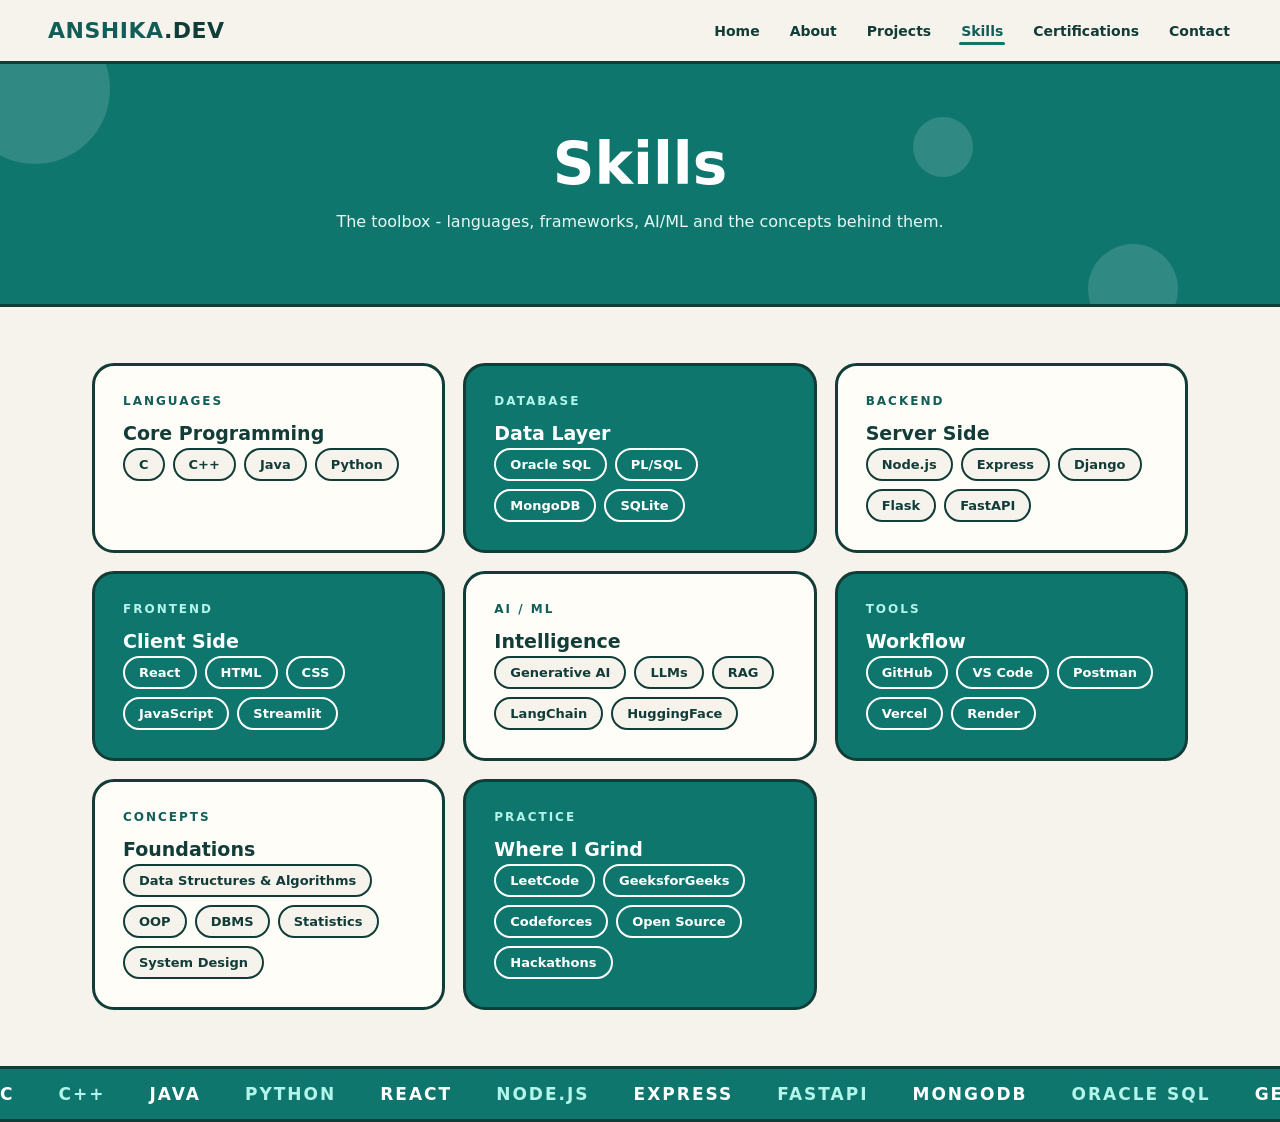
<file: skills.html>
<!DOCTYPE html>
<html lang="en">
<head>
<meta charset="UTF-8">
<meta name="viewport" content="width=device-width, initial-scale=1.0">
<title>Skills - Anshika Rai</title>
<link rel="stylesheet" href="css/style.css">
</head>
<body>
<header class="topbar">
  <a class="brand" href="home.html">ANSHIKA<span>.DEV</span></a>
  <nav>
      <a href="home.html" data-p="index">Home</a>
      <a href="about.html" data-p="about">About</a>
      <a href="projects.html" data-p="projects">Projects</a>
      <a href="skills.html" data-p="skills">Skills</a>
      <a href="certifications.html" data-p="certifications">Certifications</a>
      <a href="contact.html" data-p="contact">Contact</a>
  </nav>
  <button class="burger" aria-label="Menu">☰</button>
</header>
<div class="mobile-nav">
      <a href="home.html" data-p="index">Home</a>
      <a href="about.html" data-p="about">About</a>
      <a href="projects.html" data-p="projects">Projects</a>
      <a href="skills.html" data-p="skills">Skills</a>
      <a href="certifications.html" data-p="certifications">Certifications</a>
      <a href="contact.html" data-p="contact">Contact</a>
</div>
<script>document.querySelectorAll('[data-p="skills"]').forEach(a=>a.classList.add('active'))</script>
<section class="strip">
  <div class="blob b1"></div><div class="blob b2"></div><div class="blob b3"></div>
  <h1>Skills</h1>
  <p>The toolbox - languages, frameworks, AI/ML and the concepts behind them.</p>
</section>
<section class="wrap">
  <div class="skill-grid" data-stagger>
    <div class="tile skill-card"><div class="sub">LANGUAGES</div><h3>Core Programming</h3><div class="chips"><span class="chip">C</span><span class="chip">C++</span><span class="chip">Java</span><span class="chip">Python</span></div></div>
    <div class="tile teal skill-card"><div class="sub">DATABASE</div><h3>Data Layer</h3><div class="chips"><span class="chip">Oracle SQL</span><span class="chip">PL/SQL</span><span class="chip">MongoDB</span><span class="chip">SQLite</span></div></div>
    <div class="tile skill-card"><div class="sub">BACKEND</div><h3>Server Side</h3><div class="chips"><span class="chip">Node.js</span><span class="chip">Express</span><span class="chip">Django</span><span class="chip">Flask</span><span class="chip">FastAPI</span></div></div>
    <div class="tile teal skill-card"><div class="sub">FRONTEND</div><h3>Client Side</h3><div class="chips"><span class="chip">React</span><span class="chip">HTML</span><span class="chip">CSS</span><span class="chip">JavaScript</span><span class="chip">Streamlit</span></div></div>
    <div class="tile skill-card"><div class="sub">AI / ML</div><h3>Intelligence</h3><div class="chips"><span class="chip">Generative AI</span><span class="chip">LLMs</span><span class="chip">RAG</span><span class="chip">LangChain</span><span class="chip">HuggingFace</span></div></div>
    <div class="tile teal skill-card"><div class="sub">TOOLS</div><h3>Workflow</h3><div class="chips"><span class="chip">GitHub</span><span class="chip">VS Code</span><span class="chip">Postman</span><span class="chip">Vercel</span><span class="chip">Render</span></div></div>
    <div class="tile skill-card"><div class="sub">CONCEPTS</div><h3>Foundations</h3><div class="chips"><span class="chip">Data Structures &amp; Algorithms</span><span class="chip">OOP</span><span class="chip">DBMS</span><span class="chip">Statistics</span><span class="chip">System Design</span></div></div>
    <div class="tile teal skill-card"><div class="sub">PRACTICE</div><h3>Where I Grind</h3><div class="chips"><span class="chip">LeetCode</span><span class="chip">GeeksforGeeks</span><span class="chip">Codeforces</span><span class="chip">Open Source</span><span class="chip">Hackathons</span></div></div>
  </div>
</section>
<div class="marquee-band"><div class="marquee">
<span>C</span><span>C++</span><span>JAVA</span><span>PYTHON</span><span>REACT</span><span>NODE.JS</span><span>EXPRESS</span><span>FASTAPI</span><span>MONGODB</span><span>ORACLE SQL</span><span>GENAI</span><span>LANGCHAIN</span>
<span>C</span><span>C++</span><span>JAVA</span><span>PYTHON</span><span>REACT</span><span>NODE.JS</span><span>EXPRESS</span><span>FASTAPI</span><span>MONGODB</span><span>ORACLE SQL</span><span>GENAI</span><span>LANGCHAIN</span>
</div></div>
<script src="js/main.js"></script>
</body>
</html>
</file>
<file: css/style.css>
:root{
  --off:#f6f3ec; --card:#fffdf7; --ink:#123c38; --muted:#4b6a66;
  --teal:#0f766e; --teal-deep:#115e59; --teal-soft:#b2f5ea; --teal-mist:#e6f9f5;
}
*{margin:0;padding:0;box-sizing:border-box}
html{scroll-behavior:smooth}
body{font-family:'Segoe UI',system-ui,sans-serif;background:var(--off);color:var(--ink);overflow-x:hidden}
a{color:inherit}

/* ---------- shared chrome ---------- */
.topbar{display:flex;justify-content:space-between;align-items:center;padding:18px 48px;border-bottom:3px solid var(--ink);background:var(--off);position:sticky;top:0;z-index:50}
.brand{font-weight:900;font-size:22px;color:var(--teal-deep);letter-spacing:.5px;text-decoration:none}
.brand span{color:var(--ink)}
.topbar nav{display:flex;gap:26px;align-items:center}
.topbar nav a{color:var(--ink);text-decoration:none;font-weight:700;font-size:14px;position:relative;padding:4px 2px}
.topbar nav a::after{content:'';position:absolute;left:0;bottom:-2px;width:0;height:3px;background:var(--teal);border-radius:2px;transition:width .25s}
.topbar nav a:hover::after,.topbar nav a.active::after{width:100%}
.topbar nav a.active{color:var(--teal-deep)}
.burger{display:none;background:none;border:3px solid var(--ink);border-radius:12px;padding:6px 10px;font-size:18px;cursor:pointer;color:var(--ink);font-weight:900}
.mobile-nav{display:none;flex-direction:column;background:var(--off);border-bottom:3px solid var(--ink);padding:10px 24px 18px;gap:4px}
.mobile-nav a{text-decoration:none;font-weight:800;font-size:16px;padding:10px 4px;border-bottom:2px solid rgba(18,60,56,.12)}
.mobile-nav a.active{color:var(--teal-deep)}
.mobile-nav.open{display:flex}

/* ---------- hero strips (teal bg / white text) ---------- */
.strip{background:var(--teal);border-bottom:3px solid var(--ink);padding:70px 32px;text-align:center;position:relative;overflow:hidden}
.strip.off{background:var(--off)}
.strip h1{font-size:clamp(34px,5vw,58px);font-weight:900;color:#fff;line-height:1.05}
.strip.off h1{color:var(--teal-deep)}
.strip p{color:var(--teal-mist);max-width:640px;margin:14px auto 0;font-size:16px;line-height:1.6}
.strip.off p{color:var(--muted)}
.strip .blob{position:absolute;border-radius:50%;background:rgba(255,255,255,.14);animation:drift 9s ease-in-out infinite}
.strip .b1{width:150px;height:150px;top:-50px;left:-40px}
.strip .b2{width:90px;height:90px;bottom:-30px;right:8%;animation-delay:1.6s}
.strip .b3{width:60px;height:60px;top:22%;right:24%;animation-delay:3s}
@keyframes drift{0%,100%{transform:translateY(0) scale(1)}50%{transform:translateY(-16px) scale(1.07)}}

/* ---------- generic layout ---------- */
.wrap{max-width:1160px;margin:0 auto;padding:56px 32px}
.sec-head{display:flex;align-items:baseline;gap:18px;margin-bottom:28px}
.sec-head h2{font-size:clamp(26px,3.4vw,36px);font-weight:900;color:var(--teal-deep)}
.sec-head .rule{flex:1;height:3px;background:var(--ink);border-radius:2px}
.reveal{opacity:0;transform:translateY(34px);transition:opacity .7s,transform .7s}
.reveal.in{opacity:1;transform:none}

/* ---------- tiles / cards ---------- */
.tile{border:3px solid var(--ink);border-radius:22px;padding:28px;background:var(--card);position:relative;overflow:hidden;transition:transform .3s,box-shadow .3s}
.tile:hover{transform:translateY(-7px);box-shadow:9px 9px 0 var(--ink)}
.tile.teal{background:var(--teal);color:#fff}
.tile.teal:hover{box-shadow:9px 9px 0 var(--ink)}
.tile.dark{background:var(--ink);color:#fff}
.grid2{display:grid;grid-template-columns:1fr 1fr;gap:18px}
.grid3{display:grid;grid-template-columns:repeat(3,1fr);gap:18px}
.grid4{display:grid;grid-template-columns:repeat(4,1fr);gap:18px}

/* ---------- home bento ---------- */
.bento{max-width:1160px;margin:0 auto;padding:56px 32px 30px;display:grid;grid-template-columns:repeat(4,1fr);gap:18px}
.bento .tile{animation:pop .7s cubic-bezier(.2,.9,.3,1.2) both}
@keyframes pop{from{opacity:0;transform:translateY(30px) scale(.96)}to{opacity:1;transform:none}}
.t-name{grid-column:span 3;background:var(--teal);color:#fff;animation-delay:.05s}
.t-name .hello{font-size:15px;font-weight:800;letter-spacing:3px;color:var(--teal-soft)}
.t-name h1{font-size:clamp(38px,5vw,64px);font-weight:900;line-height:1.02;margin:12px 0 6px}
.t-name .typing{font-size:clamp(16px,2vw,21px);font-weight:800;color:var(--teal-soft);min-height:28px}
.t-name .typing .cursor{display:inline-block;width:3px;background:var(--teal-soft);animation:blink 1s steps(1) infinite;color:transparent}
@keyframes blink{50%{opacity:0}}
.t-name p{color:var(--teal-mist);font-size:15px;max-width:480px;line-height:1.6;margin-top:10px}
.t-photo{display:flex;align-items:center;justify-content:center;animation-delay:.12s}
.avatar{width:170px;height:170px;border-radius:50%;object-fit:cover;object-position:center 20%;background:linear-gradient(135deg,var(--teal),#0d9488);border:3px solid var(--ink);animation:bob 4s ease-in-out infinite}
@keyframes bob{0%,100%{transform:translateY(0)}50%{transform:translateY(-10px)}}
.t-cgpa{animation-delay:.18s}
.t-cgpa .big{font-size:56px;font-weight:900;color:var(--teal-deep);line-height:1}
.t-cgpa .lbl{font-weight:800;font-size:13px;letter-spacing:2px;color:var(--muted);margin-top:8px}
.t-edu{grid-column:span 2;animation-delay:.24s}
.t-edu h3{color:var(--teal-deep);font-size:20px;margin-bottom:8px}
.t-edu p{color:var(--muted);font-size:14.5px;line-height:1.6}
.t-cta{background:var(--ink);color:#fff;display:flex;flex-direction:column;justify-content:center;animation-delay:.3s}
.t-cta h3{font-size:21px;margin-bottom:10px}
.t-cta a{color:#5eead4;font-weight:800;text-decoration:none;font-size:13.5px;word-break:break-word}
.t-cta a:hover{text-decoration:underline}

/* explore tiles */
.explore{max-width:1160px;margin:0 auto;padding:24px 32px 64px;display:grid;grid-template-columns:repeat(4,1fr);gap:18px}
.x-card{text-decoration:none;text-align:center;padding:26px 18px}
.x-card .ic{font-size:30px}
.x-card h3{margin:10px 0 4px;font-size:18px}
.x-card p{font-size:13px;color:var(--muted);line-height:1.5}
.x-card.teal p{color:var(--teal-mist)}
.x-card .go{display:inline-block;margin-top:12px;font-weight:900;font-size:13px;letter-spacing:1px;color:var(--teal-deep)}
.x-card.teal .go{color:#fff}

/* ---------- marquee ---------- */
.marquee-band{background:var(--teal);border-top:3px solid var(--ink);border-bottom:3px solid var(--ink);overflow:hidden;padding:15px 0}
.marquee{display:flex;gap:44px;white-space:nowrap;animation:mscroll 20s linear infinite;width:max-content}
.marquee span{color:#fff;font-weight:900;font-size:17px;letter-spacing:2px}
.marquee span:nth-child(even){color:var(--teal-soft)}
@keyframes mscroll{to{transform:translateX(-50%)}}

/* ---------- about page ---------- */
.about-lead{display:grid;grid-template-columns:1.4fr 1fr;gap:18px}
.about-lead .tile p{font-size:15.5px;line-height:1.7;color:var(--muted)}
.about-lead .tile.teal p{color:var(--teal-mist)}
.fact{display:flex;justify-content:space-between;align-items:center;padding:10px 0;border-bottom:2px dashed rgba(255,255,255,.35);font-size:14.5px}
.fact:last-child{border-bottom:none}
.fact b{font-size:14px}
.xp{display:flex;flex-direction:column;gap:16px}
.xp-row{display:flex;gap:20px;align-items:flex-start}
.xp-row .badge{min-width:52px;height:52px;border-radius:16px;border:3px solid var(--ink);display:flex;align-items:center;justify-content:center;font-weight:900;font-size:19px;background:var(--teal);color:#fff;flex-shrink:0}
.xp-row.alt .badge{background:var(--ink)}
.xp-row h3{font-size:18.5px;margin-bottom:4px}
.xp-row .org{font-size:13px;font-weight:800;letter-spacing:1px;color:var(--teal-deep)}
.xp-row.alt .org{color:var(--teal-soft)}
.xp-row p{font-size:14px;line-height:1.6;color:var(--muted);margin-top:3px}
.xp-row.alt p{color:var(--teal-mist)}
.edu-grid{display:grid;grid-template-columns:1fr 1fr;gap:18px}
.edu-grid h3{font-size:20px;margin-bottom:6px}
.edu-grid .where{font-weight:800;font-size:13.5px;letter-spacing:.5px}
.edu-grid .meta{margin-top:8px;font-size:14px;line-height:1.6}
.cert-grid{display:grid;grid-template-columns:repeat(4,1fr);gap:16px}
.cert{padding:20px;text-align:left}
.cert .issuer{font-size:11.5px;font-weight:900;letter-spacing:2px;color:var(--teal-deep)}
.cert.teal .issuer{color:var(--teal-soft)}
.cert h4{font-size:15.5px;margin:8px 0 6px;line-height:1.35}
.cert .date{font-size:12.5px;font-weight:700;color:var(--muted)}
.cert.teal .date{color:var(--teal-mist)}

/* ---------- projects page ---------- */
.proj-list{display:flex;flex-direction:column;gap:26px}
.proj-card{display:grid;grid-template-columns:110px 1fr;gap:26px;padding:34px}
.proj-card .pnum{font-size:56px;font-weight:900;color:var(--teal);line-height:1;opacity:.9}
.proj-card.teal .pnum{color:var(--teal-soft)}
.proj-card h3{font-size:26px;margin-bottom:4px}
.proj-card .stack{font-size:13px;font-weight:800;letter-spacing:.5px;color:var(--teal-deep);margin-bottom:12px}
.proj-card.teal .stack{color:var(--teal-soft)}
.proj-card ul{list-style:none;display:flex;flex-direction:column;gap:7px;margin:10px 0 16px}
.proj-card li{font-size:14.5px;line-height:1.55;color:var(--muted);padding-left:20px;position:relative}
.proj-card.teal li{color:var(--teal-mist)}
.proj-card li::before{content:'▸';position:absolute;left:0;color:var(--teal)}
.proj-card.teal li::before{color:var(--teal-soft)}
.btn{display:inline-flex;align-items:center;gap:8px;background:var(--ink);color:#fff;text-decoration:none;font-weight:800;font-size:13.5px;padding:11px 20px;border-radius:999px;border:3px solid var(--ink);transition:transform .25s,box-shadow .25s}
.btn:hover{transform:translateY(-3px);box-shadow:5px 5px 0 rgba(18,60,56,.35)}
.proj-card.teal .btn{background:#fff;color:var(--teal-deep);border-color:#fff}
.tags{display:flex;gap:8px;flex-wrap:wrap;margin-top:14px}
.tag{font-size:11.5px;font-weight:800;padding:5px 12px;border-radius:999px;background:rgba(15,118,110,.12);color:var(--teal-deep)}
.proj-card.teal .tag{background:rgba(255,255,255,.2);color:#fff}

/* ---------- skills page ---------- */
.skill-grid{display:grid;grid-template-columns:repeat(3,1fr);gap:18px}
.skill-card h3{font-size:19px;margin-bottom:4px}
.skill-card .sub{font-size:12px;font-weight:800;letter-spacing:2px;color:var(--teal-deep);margin-bottom:14px}
.skill-card.teal .sub{color:var(--teal-soft)}
.chips{display:flex;gap:8px;flex-wrap:wrap}
.chip{font-size:13px;font-weight:800;padding:7px 14px;border-radius:999px;border:2.5px solid var(--ink);background:var(--off);color:var(--ink);transition:transform .2s,background .2s,color .2s}
.chip:hover{transform:translateY(-3px) rotate(-1deg);background:var(--teal);color:#fff;border-color:var(--teal)}
.skill-card.teal .chip{border-color:#fff;background:transparent;color:#fff}
.skill-card.teal .chip:hover{background:#fff;color:var(--teal-deep)}

/* ---------- contact page ---------- */
.contact-grid{display:grid;grid-template-columns:repeat(3,1fr);gap:18px}
.c-card{text-decoration:none;text-align:center;padding:30px 20px;display:block}
.c-card .ic{font-size:32px}
.c-card h3{margin:10px 0 4px;font-size:17px}
.c-card p{font-size:13px;color:var(--muted);word-break:break-word;line-height:1.5}
.c-card.teal p{color:var(--teal-mist)}
.c-card .go{display:inline-block;margin-top:12px;font-weight:900;font-size:13px;letter-spacing:1px;color:var(--teal-deep)}
.c-card.teal .go{color:#fff}

footer{text-align:center;padding:34px 20px;color:var(--muted);font-size:14px}
footer b{color:var(--teal-deep)}

/* ---------- responsive ---------- */
@media(max-width:900px){
  .topbar{padding:14px 22px}
  .topbar nav{display:none}
  .burger{display:block}
  .bento,.explore{grid-template-columns:repeat(2,1fr);padding-left:20px;padding-right:20px}
  .t-name,.t-edu{grid-column:span 2}
  .wrap{padding:44px 20px}
  .grid2,.grid3,.grid4,.edu-grid,.skill-grid,.contact-grid,.about-lead{grid-template-columns:1fr}
  .cert-grid{grid-template-columns:repeat(2,1fr)}
  .proj-card{grid-template-columns:1fr;padding:26px;gap:12px}
  .strip{padding:56px 20px}
}
@media(max-width:480px){
  .bento,.explore{grid-template-columns:1fr}
  .t-name,.t-edu{grid-column:span 1}
  .cert-grid{grid-template-columns:1fr}
}

/* svg icons */
.ic{color:var(--teal-deep);display:flex;justify-content:center}
.ic svg{width:32px;height:32px;stroke:currentColor;fill:none;stroke-width:2;stroke-linecap:round;stroke-linejoin:round}
.tile.teal .ic{color:#fff}
.tile.dark .ic{color:#5eead4}

/* secondary ghost button (e.g. GitHub next to View Live) */
.btn.ghost{background:transparent;color:var(--ink);border-color:var(--ink);margin-left:10px}
.proj-card.teal .btn.ghost{background:transparent;color:#fff;border-color:#fff}
</file>
